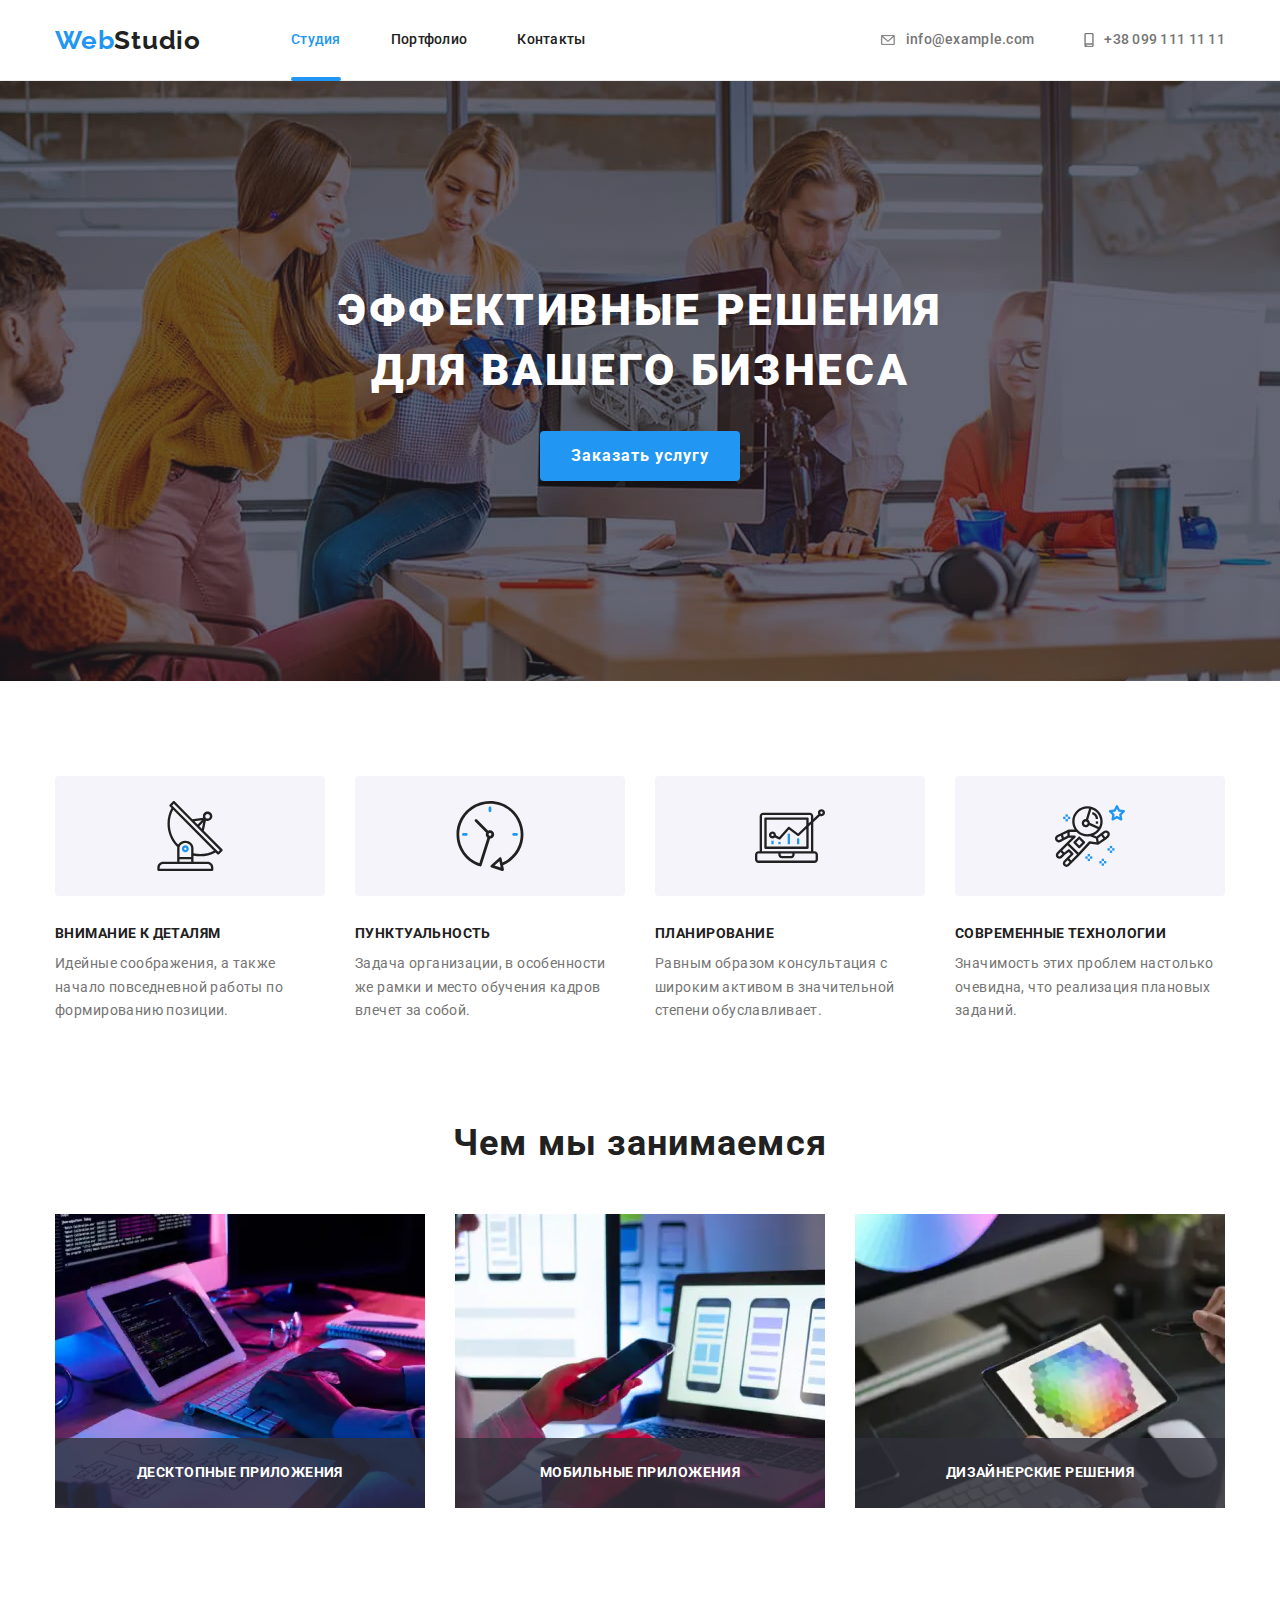
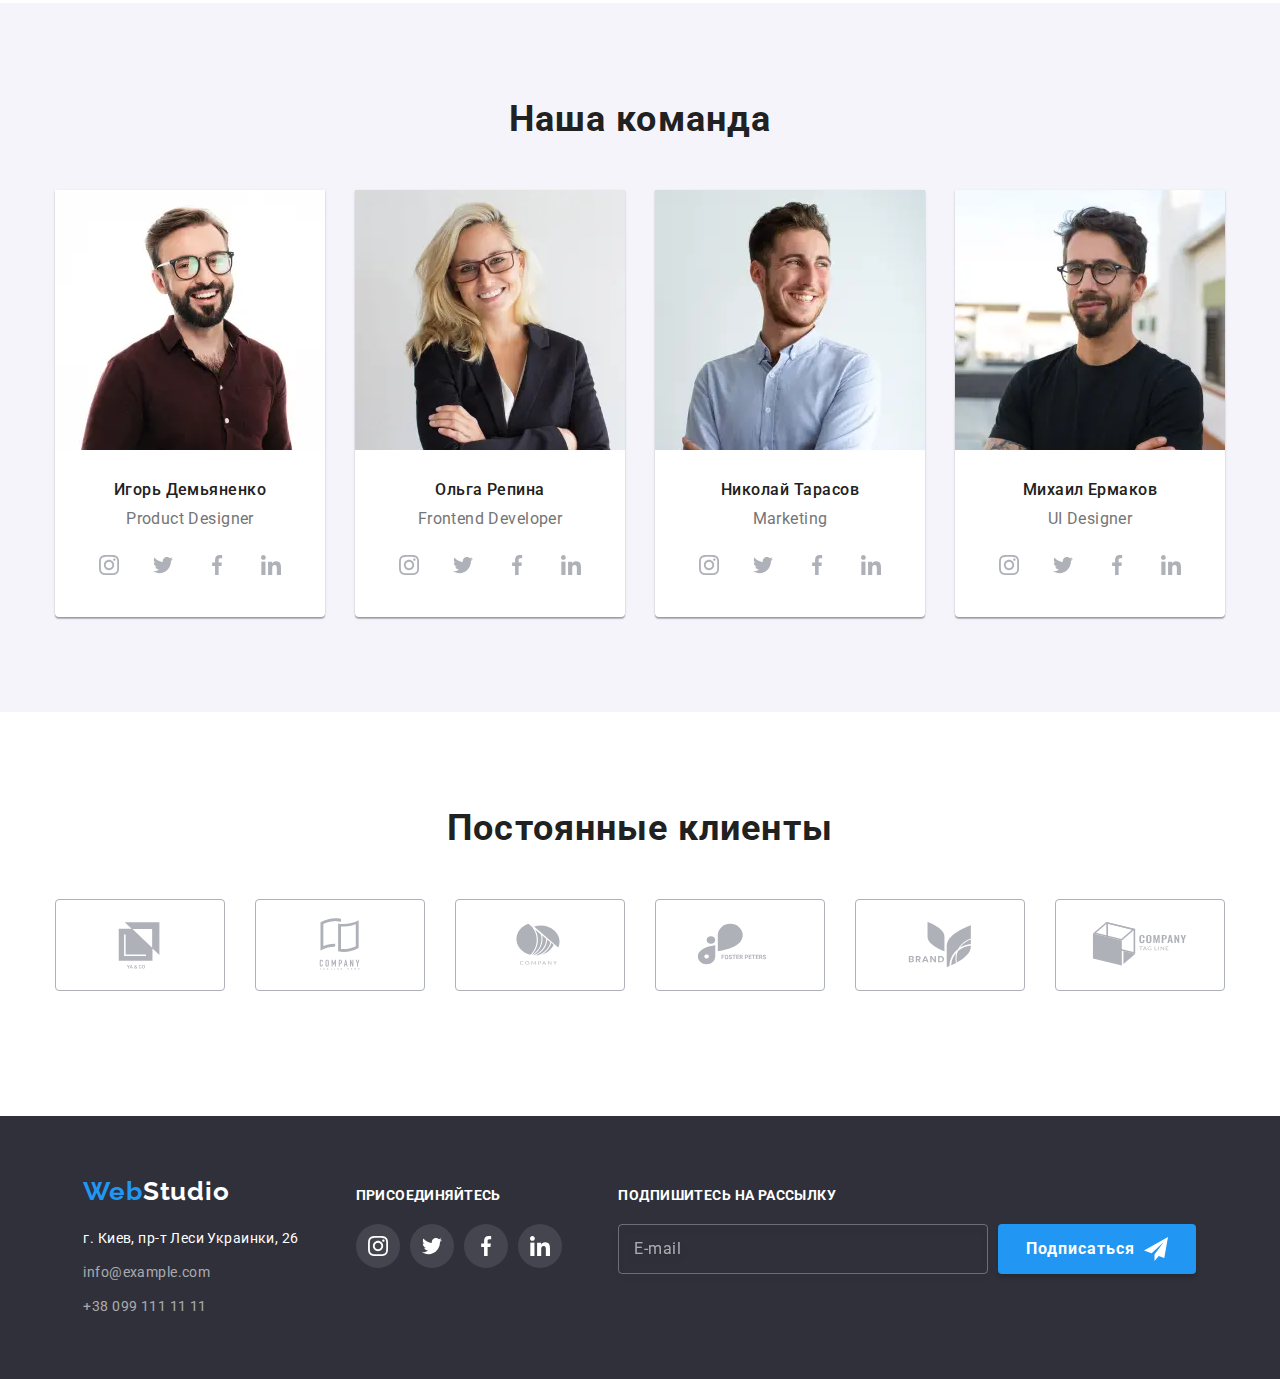
<file: index.html>
<!DOCTYPE html>
<html lang="ru">
<head>
    <meta charset="UTF-8">
    <meta http-equiv="X-UA-Compatible" content="IE=edge">
    <meta name="viewport" content="width=device-width, initial-scale=1.0">
    <title>WebStudio</title>
    <link rel="preconnect" href="https://fonts.gstatic.com">
    <link href="https://fonts.googleapis.com/css2?family=Raleway:wght@700&family=Roboto:wght@400;500;700;900&display=swap" rel="stylesheet">
    <link rel="stylesheet" href="https://cdnjs.cloudflare.com/ajax/libs/modern-normalize/0.2.0/modern-normalize.css">
    <link rel="stylesheet" href="./css/main.min.css" />
</head>
<body>
    <!-- Шапка страницы -->
    <header class="header">
        <div class="container">
            
            <a class="header__logo" href="./index.html"><span class="logo">Web</span>Studio</a>
            <button class="menu-open" data-menu-open>
                <svg width="24px" height="16px">
                    <use class="phoneicon_menu" href="./images/icons/sprite.svg#icon-menu"></use>
                </svg>
            </button>
            
            <nav class="nav">
                <ul class="menu list">
                    <li class="menu__item"><a class="link link--current" href="./index.html">Студия</a></li>
                    <li class="menu__item"><a class="link" href="./portfolio.html">Портфолио</a></li>
                    <li class="menu__item"><a class="link" href="#contacts">Контакты</a></li>
                </ul>
            </nav>
            <div class="contacts">
                <ul class="contacts-list  list">
                    <li class="contacts-list__item">
                        <a class="link contacts-list__link" href="mailto:info@example.com">
                            <svg class="contacts-list__svg" width="16" height="10">
                                <use href="./images/icons/sprite.svg#icon-envelope"></use>
                            </svg>
                            info@example.com
                        </a>
                    </li>
                    <li class="contacts-list__item">
                        <a class="link contacts-list__link" href="tel:+380991111111">
                            <svg class="contacts-list__svg" width="10" height="14">
                                <use href="./images/icons/sprite.svg#icon-smartphone"></use>
                            </svg>
                            +38 099 111 11 11
                        </a>
                    </li>
                </ul>
            </div>
        </div>
        <div class="mobile-menu" data menu>
            <div class="container mobile-menu__container">
                <button class="menu-close" data-menu-close>
                    <svg width="40px" height="40px">
                        <use class="phoneicon_close" href="./images/icons/sprite.svg#icon-close"></use>
                    </svg>
                </button>
                <ul class="list mobile-menu__list">
                    <li><a class="link" href="index.html">Студия</a></li>
                    <li><a class="link" href="portfolio.html">Портфолио</a></li>
                    <li><a class="link" href="">Контакты</a></li>
                </ul>
                <div class="menu-bottom">
                    <ul class="mobile-contacts__list list">
                        <li><a class="menu__number" href="">+38 096 111 11 11</a></li>
                        <li><a class="link" href="">info@devstudio.com </a></li>
                    </ul>
                    <ul class="mobile-social__list list">
                        <li><a class="link" href="">Instagram</a></li>
                        <li><a class="link" href="">Twitter</a></li>
                        <li><a class="link" href="">Facebook</a></li>
                        <li><a class="link" href="">LinkedIn</a></li>
                    </ul>
            </div>
        </div>
    </header>

    <!-- Уникальный контент страницы -->
    <main>
        <section class="hero hero--bg">
            <div class="container">
                <h1 class="hero__title">Эффективные решения для вашего бизнеса</h1>
                <button class="hero__btn" type="button" data-modal-open>Заказать услугу</button>
            </div>
        </section>

        <section class="credo white-bg">
            <h2 class="visually-hidden">Как мы работаем</h2>

            <div class="container">
                <ul class="list card_set credo__list">
                    <li class="item">
                        <div class="credo__ikon">
                            <svg class="credo__svg">
                                <use href="./images/icons/sprite.svg#icon-antenna"></use>
                            </svg>
                        </div>
                        <h3 class="credo__title">Внимание к деталям</h3>
                        <p class="credo__text">Идейные соображения, а также начало повседневной работы по формированию позиции.</p>
                    </li>
                    <li class="item">
                        <div class="credo__ikon">
                            <svg class="credo__svg">
                                <use href="./images/icons/sprite.svg#icon-clock"></use>
                            </svg>
                        </div>
                        <h3 class="credo__title">Пунктуальность</h3>
                        <p class="credo__text">Задача организации, в особенности же рамки и место обучения кадров влечет за собой.</p>
                    </li>
                    <li class="item">
                        <div class="credo__ikon">
                            <svg class="credo__svg">
                                <use href="./images/icons/sprite.svg#icon-diagram"></use>
                            </svg>
                        </div>
                        <h3 class="credo__title">Планирование</h3>
                        <p class="credo__text">Равным образом консультация с широким активом в значительной степени обуславливает.</p>
                    </li>
                    <li class="item">
                        <div class="credo__ikon">
                            <svg class="credo__svg">
                                <use href="./images/icons/sprite.svg#icon-astronaut"></use>
                            </svg>
                        </div>
                        <h3 class="credo__title">Современные технологии</h3>
                        <p class="credo__text">Значимость этих проблем настолько очевидна, что реализация плановых заданий.</p>
                    </li>
                </ul>
            </div>
        </section>

        <section class="work white-bg">
            <div class="container">
                <h2 class="pth2 ">Чем мы занимаемся</h2>
                <ul class="list card_set">
                    <li class="item thumb">
                        <picture>
                        
                            <source media="(min-width: 1200px)" srcset="./images/work/job-1.webp 1x, ./images/work/job-1@2x.webp 2x"
                                type="image/webp">
                            <source media="(min-width: 1200px)" srcset="./images/work/job-1.jpg 1x, ./images/work/job-1@2x.jpg 2x">
                        
                            <img class="img" src="#" alt="Работа с компьютером" />
                        </picture>
                        <p class="label">Десктопные приложения</p>
                    </li>
                    <li class="item thumb">
                        <picture>
                        
                            <source media="(min-width: 1200px)" srcset="./images/work/job-2.webp 1x, ./images/work/job-2@2x.webp 2x"
                                type="image/webp">
                            <source media="(min-width: 1200px)" srcset="./images/work/job-2.jpg 1x, ./images/work/job-2@2x.jpg 2x">
                        
                            <img class="img" src="#" alt="Работа с телефоном" />
                        </picture>
                        <p class="label">Мобильные приложения</p>
                    </li>
                    <li class="item thumb">
                        <picture>
                        
                            <source media="(min-width: 1200px)"
                                srcset="./images/work/job-3.webp 1x, ./images/work/job-3@2x.webp 2x" type="image/webp">
                            <source media="(min-width: 1200px)"
                                srcset="./images/work/job-3.jpg 1x, ./images/work/job-3@2x.jpg 2x">
                        
                            <img class="img" src="#" alt="Работа с планшетом" />
                        </picture>
                        <p class="label">Дизайнерские решения</p>
                    </li>
                </ul>
            </div>
        </section>

        <section class="team team_bg">
            <div class="container">
                <h2 class="pth2">Наша команда</h2>
                <ul class="list team__list card_set">
                    <li class="item team__item">
                        <picture>

                            <source media="(min-width: 1200px)" srcset="./images/team/desktop/team-1.webp 1x, ./images/team/desktop/team-1@2x.webp 2x"
                                type="image/webp">
                            <source media="(min-width: 1200px)" srcset="./images/team/desktop/team-1.jpg 1x, ./images/team/desktop/team-1@2x.jpg 2x">

                            <source media="(min-width: 768px)" srcset="./images/team/tablet/team-1.webp 1x, ./images/team/tablet/team-1@2x.webp 2x"
                                type="image/webp">
                            <source media="(min-width: 768px)" srcset="./images/team/tablet/team-1.jpg 1x, ./images/team/tablet/team-1@2x.jpg 2x">

                            <source media="(min-width: 280px)" srcset="./images/team/mobile/team-1.webp 1x, ./images/team/mobile/team-1@2x.webp 2x"
                                type="image/webp">
                            <source media="(min-width: 280px)" srcset="./images/team/mobile/team-1.jpg 1x, ./images/team/mobile/team-1@2x.jpg 2x">

                            <img class="img" src="#" alt="Игорь Демьяненко" />
                        </picture>
                        <h3 class="pth3_team">Игорь Демьяненко</h3>
                        <p class="p_team">Product Designer</p>
                        <ul class="social_icons list">
                            <li class="social_icons_item">
                                <a href="" class="social_icons_link" target="_blank"  rel="noopener noreferrer">
                                    <svg class="social_icons_svg">
                                        <use href="./images/icons/sprite.svg#icon-instagram"></use>
                                    </svg>
                                </a>
                            </li>
                            <li class="social_icons_item">
                                <a href="" class="social_icons_link" target="_blank"  rel="noopener noreferrer">
                                    <svg class="social_icons_svg">
                                        <use href="./images/icons/sprite.svg#icon-twitter"></use>
                                    </svg>
                                </a>
                            </li>
                            <li class="social_icons_item">
                                <a href="" class="social_icons_link" target="_blank"  rel="noopener noreferrer">
                                    <svg class="social_icons_svg">
                                        <use href="./images/icons/sprite.svg#icon-facebook"></use>
                                    </svg>
                                </a>
                            </li>
                            <li class="social_icons_item">
                                <a href="" class="social_icons_link" target="_blank"  rel="noopener noreferrer">
                                    <svg class="social_icons_svg">
                                        <use href="./images/icons/sprite.svg#icon-linkedin"></use>
                                    </svg>
                                </a>
                            </li>
                        </ul>
                    </li>

                    <li class="item team__item">
                        <picture>

                            <source media="(min-width: 1200px)" srcset="./images/team/desktop/team-2.webp 1x, ./images/team/desktop/team-2@2x.webp 2x"
                                type="image/webp">
                            <source media="(min-width: 1200px)" srcset="./images/team/desktop/team-2.jpg 1x, ./images/team/desktop/team-2@2x.jpg 2x">

                            <source media="(min-width: 768px)" srcset="./images/team/tablet/team-2.webp 1x, ./images/team/tablet/team-2@2x.webp 2x"
                                type="image/webp">
                            <source media="(min-width: 768px)" srcset="./images/team/tablet/team-2.jpg 1x, ./images/team/tablet/team-2@2x.jpg 2x">

                            <source media="(min-width: 280px)" srcset="./images/team/mobile/team-2.webp 1x, ./images/team/mobile/team-2@2x.webp 2x"
                                type="image/webp">
                            <source media="(min-width: 280px)" srcset="./images/team/mobile/team-2.jpg 1x, ./images/team/mobile/team-2@2x.jpg 2x">

                            <img class="img" src="#" alt="Ольга Репина" />
                        </picture>
                        <h3 class="pth3_team">Ольга Репина</h3>
                        <p class="p_team">Frontend Developer</p>
                        <ul class="social_icons list">
                            <li class="social_icons_item">
                                <a href="" class="social_icons_link" target="_blank"  rel="noopener noreferrer">
                                    <svg class="social_icons_svg">
                                        <use href="./images/icons/sprite.svg#icon-instagram"></use>
                                    </svg>
                                </a>
                            </li>
                            <li class="social_icons_item">
                                <a href="" class="social_icons_link" target="_blank"  rel="noopener noreferrer">
                                    <svg class="social_icons_svg">
                                        <use href="./images/icons/sprite.svg#icon-twitter"></use>
                                    </svg>
                                </a>
                            </li>
                            <li class="social_icons_item">
                                <a href="" class="social_icons_link" target="_blank"  rel="noopener noreferrer">
                                    <svg class="social_icons_svg">
                                        <use href="./images/icons/sprite.svg#icon-facebook"></use>
                                    </svg>
                                </a>
                            </li>
                            <li class="social_icons_item">
                                <a href="" class="social_icons_link" target="_blank"  rel="noopener noreferrer">
                                    <svg class="social_icons_svg">
                                        <use href="./images/icons/sprite.svg#icon-linkedin"></use>
                                    </svg>
                                </a>
                            </li>
                        </ul>
                    </li>
                    <li class="item team__item">
                        <picture>
                        
                            <source media="(min-width: 1200px)"
                                srcset="./images/team/desktop/team-3.webp 1x, ./images/team/desktop/team-3@2x.webp 2x" type="image/webp">
                            <source media="(min-width: 1200px)"
                                srcset="./images/team/desktop/team-3.jpg 1x, ./images/team/desktop/team-3@2x.jpg 2x">
                        
                            <source media="(min-width: 768px)"
                                srcset="./images/team/tablet/team-3.webp 1x, ./images/team/tablet/team-3@2x.webp 2x" type="image/webp">
                            <source media="(min-width: 768px)"
                                srcset="./images/team/tablet/team-3.jpg 1x, ./images/team/tablet/team-3@2x.jpg 2x">
                        
                            <source media="(min-width: 280px)"
                                srcset="./images/team/mobile/team-3.webp 1x, ./images/team/mobile/team-3@2x.webp 2x" type="image/webp">
                            <source media="(min-width: 280px)"
                                srcset="./images/team/mobile/team-3.jpg 1x, ./images/team/mobile/team-3@2x.jpg 2x">
                        
                            <img class="img" src="#" alt="Николай Тарасов" />
                        </picture>
                        <h3 class="pth3_team">Николай Тарасов</h3>
                        <p class="p_team">Marketing</p>
                        <ul class="social_icons list">
                            <li class="social_icons_item">
                                <a href="" class="social_icons_link" target="_blank"  rel="noopener noreferrer">
                                    <svg class="social_icons_svg">
                                        <use href="./images/icons/sprite.svg#icon-instagram"></use>
                                    </svg>
                                </a>
                            </li>
                            <li class="social_icons_item">
                                <a href="" class="social_icons_link" target="_blank"  rel="noopener noreferrer">
                                    <svg class="social_icons_svg">
                                        <use href="./images/icons/sprite.svg#icon-twitter"></use>
                                    </svg>
                                </a>
                            </li>
                            <li class="social_icons_item">
                                <a href="" class="social_icons_link" target="_blank"  rel="noopener noreferrer">
                                    <svg class="social_icons_svg">
                                        <use href="./images/icons/sprite.svg#icon-facebook"></use>
                                    </svg>
                                </a>
                            </li>
                            <li class="social_icons_item">
                                <a href="" class="social_icons_link" target="_blank"  rel="noopener noreferrer">
                                    <svg class="social_icons_svg">
                                        <use href="./images/icons/sprite.svg#icon-linkedin"></use>
                                    </svg>
                                </a>
                            </li>
                        </ul>
                    </li>
                    <li class="item team__item">
                        <picture>
                        
                            <source media="(min-width: 1200px)"
                                srcset="./images/team/desktop/team-4.webp 1x, ./images/team/desktop/team-4@2x.webp 2x" type="image/webp">
                            <source media="(min-width: 1200px)"
                                srcset="./images/team/desktop/team-4.jpg 1x, ./images/team/desktop/team-4@2x.jpg 2x">
                        
                            <source media="(min-width: 768px)"
                                srcset="./images/team/tablet/team-4.webp 1x, ./images/team/tablet/team-4@2x.webp 2x" type="image/webp">
                            <source media="(min-width: 768px)"
                                srcset="./images/team/tablet/team-4.jpg 1x, ./images/team/tablet/team-4@2x.jpg 2x">
                        
                            <source media="(min-width: 280px)"
                                srcset="./images/team/mobile/team-4.webp 1x, ./images/team/mobile/team-4@2x.webp 2x" type="image/webp">
                            <source media="(min-width: 280px)"
                                srcset="./images/team/mobile/team-4.jpg 1x, ./images/team/mobile/team-4@2x.jpg 2x">
                        
                            <img class="img" src="#" alt="Михаил Ермаков" />
                        </picture>
                        <h3 class="pth3_team">Михаил Ермаков</h3>
                        <p class="p_team">UI Designer</p>
                        <ul class="social_icons list">
                            <li class="social_icons_item">
                                <a href="" class="social_icons_link" target="_blank"  rel="noopener noreferrer">
                                    <svg class="social_icons_svg">
                                        <use href="./images/icons/sprite.svg#icon-instagram "></use>
                                    </svg>
                                </a>
                            </li>
                            <li class="social_icons_item">
                                <a href="" class="social_icons_link" target="_blank"  rel="noopener noreferrer">
                                    <svg class="social_icons_svg">
                                        <use href="./images/icons/sprite.svg#icon-twitter"></use>
                                    </svg>
                                </a>
                            </li>
                            <li class="social_icons_item">
                                <a href="" class="social_icons_link" target="_blank"  rel="noopener noreferrer">
                                    <svg class="social_icons_svg">
                                        <use href="./images/icons/sprite.svg#icon-facebook"></use>
                                    </svg>
                                </a>
                            </li>
                            <li class="social_icons_item">
                                <a href="" class="social_icons_link" target="_blank"  rel="noopener noreferrer">
                                    <svg class="social_icons_svg">
                                        <use href="./images/icons/sprite.svg#icon-linkedin"></use>
                                    </svg>
                                </a>
                            </li>
                        </ul>
                    </li>
                </ul>
            </div>
        </section>

         <section class="clients white-bg">
            <div class="container">
                <h2 class="pth2">Постоянные клиенты</h2>
                <ul class="client_icon card_set list">
                    <li class="client_item item">
                        <a href="" class="client_icons_link" target="_blank" rel="noopener noreferrer">
                            <svg class="client_icons_svg" width="106" height="60">
                                <use href="./images/icons/sprite.svg#icon-c1"></use>
                            </svg>
                        </a>
                    </li>
                    <li class="client_item item">
                        <a href="" class="client_icons_link" target="_blank" rel="noopener noreferrer">
                            <svg class="client_icons_svg" width="106" height="60">
                                <use href="./images/icons/sprite.svg#icon-c2"></use>
                            </svg>
                        </a>
                    </li>
                    <li class="client_item item">
                        <a href="" class="client_icons_link" target="_blank" rel="noopener noreferrer">
                            <svg class="client_icons_svg" width="106" height="60">
                                <use href="./images/icons/sprite.svg#icon-c3"></use>
                            </svg>
                        </a>
                    </li>
                    <li class="client_item item">
                        <a href="" class="client_icons_link" target="_blank" rel="noopener noreferrer">
                            <svg class="client_icons_svg" width="106" height="60">
                                <use href="./images/icons/sprite.svg#icon-c4"></use>
                            </svg>
                        </a>
                    </li>
                    <li class="client_item item">
                        <a href="" class="client_icons_link" target="_blank" rel="noopener noreferrer">
                            <svg class="client_icons_svg" width="106" height="60">
                                <use href="./images/icons/sprite.svg#icon-c5"></use>
                            </svg>
                        </a>
                    </li>
                    <li class="client_item item">
                        <a href="" class="client_icons_link" target="_blank" rel="noopener noreferrer">
                            <svg class="client_icons_svg" width="106" height="60">
                                <use href="./images/icons/sprite.svg#icon-c6"></use>
                            </svg>
                        </a>
                    </li>
        
                </ul>
            </div>
        </section>
    </main>

    <!-- Подвал страницы -->
    <footer class="foot_cont dark_bg">
        <div class="container">
            <ul class="footer_list list">
                <li class="footer_list_item">
                    <a class="logo_f" href="./index.html"><span class="logo">Web</span>Studio</a>
                    
                    <address class="address">
                        <ul class="list">
                            <li class="menu_f"><a class="link address_white" href="https://goo.gl/maps/WUmFvbnY2nkJRH4h6" target="_blank">г. Киев, пр-т Леси Украинки, 26</a></li>
                            <li class="menu_f"><a class="link address_light" href="mailto:info@example.com">info@example.com</a></li>
                            <li class="menu_f"><a class="link address_light" href="tel:+380991111111">+38 099 111 11 11</a></li>
                        </ul>
                    </address>
                </li>
                <li class="footer_list_item">
                    <h3 class="add">присоединяйтесь</h3>
                    <ul class="social_icons list">
                        <li class="social_icons_item">
                            <a href="" class="f_social_icons_link" target="_blank" rel="noopener noreferrer">
                                <svg class="f_social_icons_svg">
                                    <use href="./images/icons/sprite.svg#icon-instagram "></use>
                                </svg>
                            </a>
                        </li>
                        <li class="social_icons_item">
                            <a href="" class="f_social_icons_link" target="_blank" rel="noopener noreferrer">
                                <svg class="f_social_icons_svg">
                                    <use href="./images/icons/sprite.svg#icon-twitter"></use>
                                </svg>
                            </a>
                        </li>
                        <li class="social_icons_item">
                            <a href="" class="f_social_icons_link" target="_blank" rel="noopener noreferrer">
                                <svg class="f_social_icons_svg">
                                    <use href="./images/icons/sprite.svg#icon-facebook"></use>
                                </svg>
                            </a>
                        </li>
                        <li class="social_icons_item">
                            <a href="" class="f_social_icons_link" target="_blank" rel="noopener noreferrer">
                                <svg class="f_social_icons_svg">
                                    <use href="./images/icons/sprite.svg#icon-linkedin"></use>
                                </svg>
                            </a>
                        </li>
                    </ul>
                </li>
                <li>
                    <h3 class="add">Подпишитесь на рассылку</h3>
                    <form class="form">
                        <input type="email" class="mailing" name="mailing_name" placeholder="E-mail" autocomplete="off">
                        <button class="btn2" type="submit">Подписаться
                            <svg class="telega_icons_svg">
                                <use href="./images/icons/sprite.svg#icon-icon-send"></use>
                            </svg>
                        </button>
                    </form>
                </li>
            </ul>
        </div>
    </footer>

    <div class="backdrop is-hidden" data-modal>
        <div class="modal">
            <button class="btn_m_close" data-modal-close>
                <svg class="close_icons_svg">
                    <use href="./images/icons/sprite.svg#icon-close"></use>
                </svg>
            </button>
            <p class="modal_title">Оставьте свои данные, мы вам перезвоним</p>
            <form class="form_footer">
                <label for="username" class="modal_label">
                    Имя
                    <span class="modal_item">
                        <input type="text" class="modal_input" pattern="^[a-zA-ZА-Яа-яЁё\s]+$" id="username">
                        <svg class="modal_icons_svg">
                            <use href="./images/icons/sprite.svg#icon-person"></use>
                        </svg>
                    </span>
                </label>
                <label for="telname" class="modal_label">
                    Телефон
                    <span class="modal_item">
                        <input type="tel" class="modal_input" pattern="[0-9]{10}" id="telname">
                        <svg class="modal_icons_svg">
                            <use href="./images/icons/sprite.svg#icon-phone"></use>
                        </svg>
                    </span> 
                </label>
                <label for="emailname" class="modal_label">
                    Почта
                    <span class="modal_item">
                        <input type="email" class="modal_input" id="emailname">
                        <svg class="modal_icons_svg">
                            <use href="./images/icons/sprite.svg#icon-email"></use>
                        </svg>
                    </span>
                </label>
                <label for="commentname" class="modal_label_text">
                    <span class="modal_textarea_span">Комментарий</span> 
                    <textarea name="comment" id="commentname"  class="modal_textarea" placeholder="Введите текст"></textarea>
                </label>
                <input type="checkbox" class="checkbox visually-hidden" id="checkboxname">
                <label for="checkboxname" class="checkbox_label">
                    Соглашаюсь с рассылкой и принимаю <a href="#" class="checkbox_link">Условия договора</a>
                </label>
                <button type="submit" class="btn3">Отправить</button>
            </form>
    </div>
    </div>
    
    <script src="./js/modal.js"></script>
    <script src="./js/menu.js"></script>
</body>
</html>
</file>
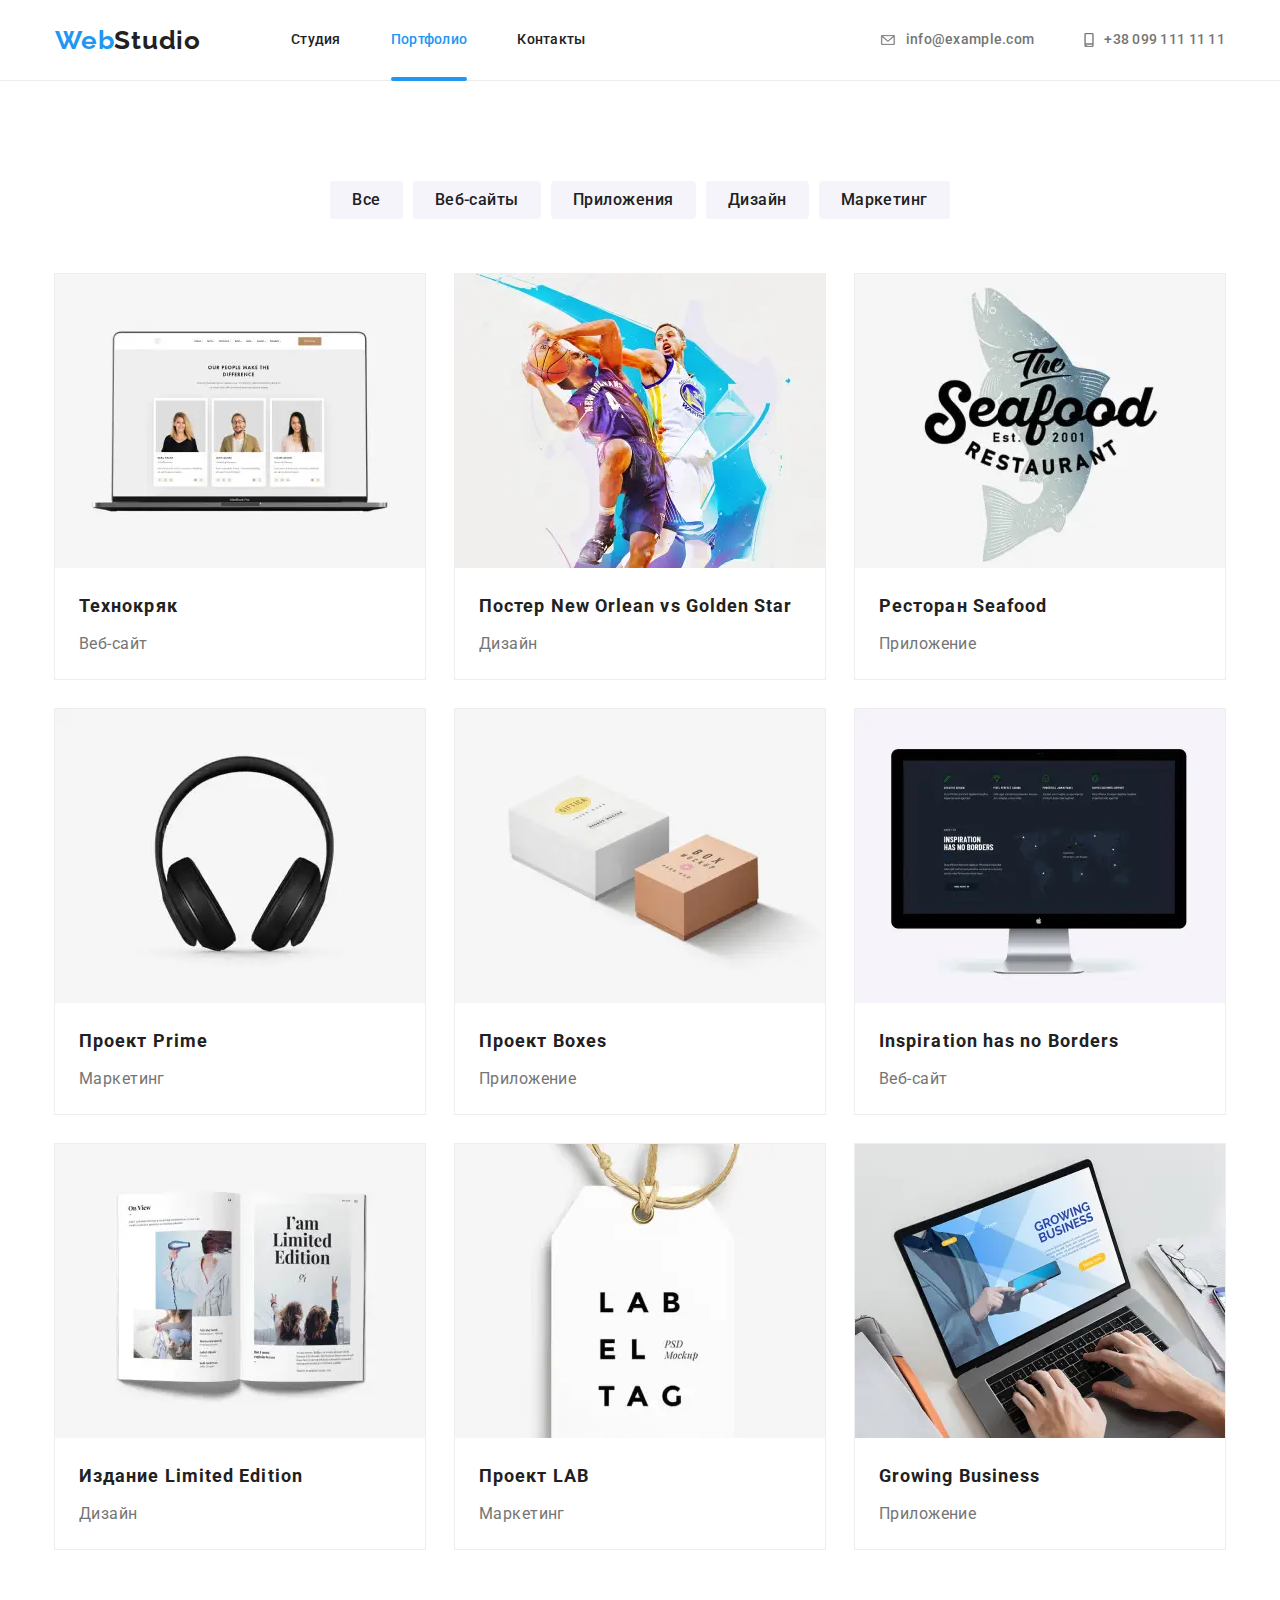
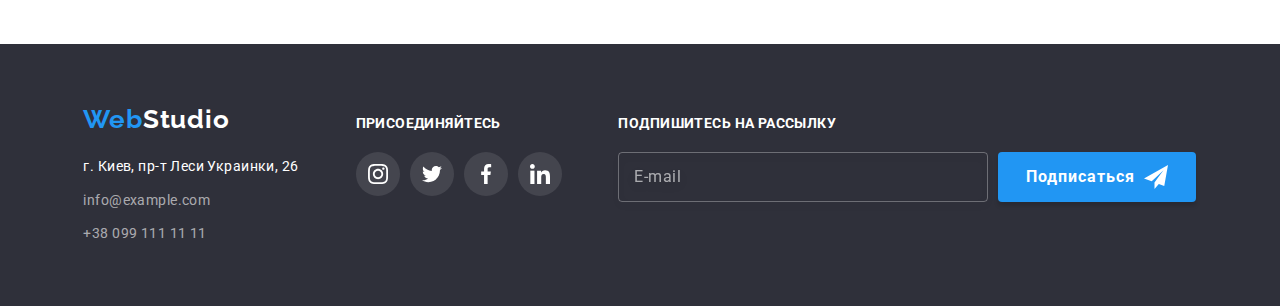
<file: portfolio.html>
<!DOCTYPE html>
<html lang="ru">
<head>
    <meta charset="UTF-8">
    <meta http-equiv="X-UA-Compatible" content="IE=edge">
    <meta name="viewport" content="width=device-width, initial-scale=1.0">
    <title>Portfolio</title>
    <link rel="preconnect" href="https://fonts.gstatic.com">
    <link href="https://fonts.googleapis.com/css2?family=Raleway:wght@700&family=Roboto:wght@400;500;700;900&display=swap" rel="stylesheet">
    <link rel="stylesheet" href="https://cdnjs.cloudflare.com/ajax/libs/modern-normalize/1.0.0/modern-normalize.css">
    <link rel="stylesheet" href="./css/main.min.css" />
</head>
<body>
    <!-- Шапка страницы -->
    <header class="header">
        <div class="container">
    
            <a class="header__logo" href="./index.html"><span class="logo">Web</span>Studio</a>
            <button class="menu-open" data-menu-open>
                <svg width="24px" height="16px">
                    <use class="phoneicon_menu" href="./images/icons/sprite.svg#icon-menu"></use>
                </svg>
            </button>
    
            <nav class="nav">
                <ul class="menu list">
                    <li class="menu__item"><a class="link" href="./index.html">Студия</a></li>
                    <li class="menu__item"><a class="link link--current" href="./portfolio.html">Портфолио</a></li>
                    <li class="menu__item"><a class="link" href="#contacts">Контакты</a></li>
                </ul>
            </nav>
            <div class="contacts">
                <ul class="contacts-list  list">
                    <li class="contacts-list__item">
                        <a class="link contacts-list__link" href="mailto:info@example.com">
                            <svg class="contacts-list__svg" width="16" height="10">
                                <use href="./images/icons/sprite.svg#icon-envelope"></use>
                            </svg>
                            info@example.com
                        </a>
                    </li>
                    <li class="contacts-list__item">
                        <a class="link contacts-list__link" href="tel:+380991111111">
                            <svg class="contacts-list__svg" width="10" height="14">
                                <use href="./images/icons/sprite.svg#icon-smartphone"></use>
                            </svg>
                            +38 099 111 11 11
                        </a>
                    </li>
                </ul>
            </div>
        </div>
        <div class="mobile-menu">
            <div class="container mobile-menu__container">
                <button class="menu-close">
                    <svg width="40px" height="40px">
                        <use class="phoneicon_close" href="./images/icons/sprite.svg#icon-close"></use>
                    </svg>
                </button>
                <ul class="list mobile-menu__list">
                    <li><a class="link" href="index.html">Студия</a></li>
                    <li><a class="link" href="portfolio.html">Портфолио</a></li>
                    <li><a class="link" href="">Контакты</a></li>
                </ul>
                <div class="menu-bottom">
                    <ul class="mobile-contacts__list list">
                        <li><a class="menu__number" href="">+38 096 111 11 11</a></li>
                        <li><a class="link" href="">info@devstudio.com </a></li>
                    </ul>
                    <ul class="mobile-social__list list">
                        <li><a class="link" href="">Instagram</a></li>
                        <li><a class="link" href="">Twitter</a></li>
                        <li><a class="link" href="">Facebook</a></li>
                        <li><a class="link" href="">LinkedIn</a></li>
                    </ul>
                </div>
            </div>
    </header>

    
    <!-- Уникальный контент страницы -->
    <main>
        <section class="padding-bottom padding-top white_bg">
            <div class="container">
                <h2 class="visually-hidden">Портфолио</h2>
                <ul class="menu_portfolio list">
                    <li class="menu_p_item"><button class="btn1 current" type="button">Все</button></li>
                    <li class="menu_p_item"><button class="btn1" type="button">Веб-сайты</button></li>
                    <li class="menu_p_item"><button class="btn1" type="button">Приложения</button></li>
                    <li class="menu_p_item"><button class="btn1" type="button">Дизайн</button></li>
                    <li class="menu_p_item"><button class="btn1" type="button">Маркетинг</button></li>
                </ul>
            </div>
            <div class="container">
                <ul class=" list card_set portfolio__list">
                    <li class="item li_portfolio">
                        <a href="" class="portfolio_link">
                            <div class="thumb">
                                <picture>
                                
                                    <source media="(min-width: 1200px)"
                                        srcset="./images/portfolio/desktop/portf-1.webp 1x, ./images/portfolio/desktop/portf-1@2x.webp 2x" type="image/webp">
                                    <source media="(min-width: 1200px)"
                                        srcset="./images/portfolio/desktop/portf-1.jpg 1x, ./images/portfolio/desktop/portf-1@2x.jpg 2x">
                                
                                    <source media="(min-width: 768px)"
                                        srcset="./images/portfolio/tablet/portf-1.webp 1x, ./images/portfolio/tablet/portf-1@2x.webp 2x" type="image/webp">
                                    <source media="(min-width: 768px)"
                                        srcset="./images/portfolio/tablet/portf-1.jpg 1x, ./images/portfolio/tablet/portf-1@2x.jpg 2x">
                                
                                    <source media="(min-width: 280px)"
                                        srcset="./images/portfolio/mobile/portf-1.webp 1x, ./images/portfolio/mobile/portf-1@2x.webp 2x" type="image/webp">
                                    <source media="(min-width: 280px)"
                                        srcset="./images/portfolio/mobile/portf-1.jpg 1x, ./images/portfolio/mobile/portf-1@2x.jpg 2x">
                                
                                    <img class="img" src="#" alt="ноутбук" />
                                </picture>
                                <div class="label_p">
                                    <p class="pp">
                                        Технокряк это современная площадка распространения коронавируса. Компании используют эту платформу
                                        для цифрового шпионажа и атак на защищённые сервера конкурентов.
                                    </p>
                                </div>
                            </div>
                            <h3 class="pth3_filter">Технокряк</h3>
                            <p class="p_filter">Веб-сайт</p>
                        </a>
                    </li>
                    <li class="item li_portfolio">
                        <a href="" class="portfolio_link">
                            <div class="thumb">
                                <picture>
                                
                                    <source media="(min-width: 1200px)"
                                        srcset="./images/portfolio/desktop/portf-2.webp 1x, ./images/portfolio/desktop/portf-2@2x.webp 2x"
                                        type="image/webp">
                                    <source media="(min-width: 1200px)"
                                        srcset="./images/portfolio/desktop/portf-2.jpg 1x, ./images/portfolio/desktop/portf-2@2x.jpg 2x">
                                
                                    <source media="(min-width: 768px)"
                                        srcset="./images/portfolio/tablet/portf-2.webp 1x, ./images/portfolio/tablet/portf-2@2x.webp 2x"
                                        type="image/webp">
                                    <source media="(min-width: 768px)"
                                        srcset="./images/portfolio/tablet/portf-2.jpg 1x, ./images/portfolio/tablet/portf-2@2x.jpg 2x">
                                
                                    <source media="(min-width: 280px)"
                                        srcset="./images/portfolio/mobile/portf-2.webp 1x, ./images/portfolio/mobile/portf-2@2x.webp 2x"
                                        type="image/webp">
                                    <source media="(min-width: 280px)"
                                        srcset="./images/portfolio/mobile/portf-2.jpg 1x, ./images/portfolio/mobile/portf-2@2x.jpg 2x">
                                
                                    <img class="img" src="#" alt="ноутбук" />
                                </picture>
                                <div class="label_p">
                                    <p class="pp">
                                        Постер New Orlean vs Golden Star
                                    </p>
                                </div>
                            </div>
                            <h3 class="pth3_filter">Постер New Orlean vs Golden Star</h3>
                            <p class="p_filter">Дизайн</p>
                        </a>
                    </li>
                    <li class="item li_portfolio">
                        <a href="" class="portfolio_link">
                            <div class="thumb">
                                <picture>
                                
                                    <source media="(min-width: 1200px)"
                                        srcset="./images/portfolio/desktop/portf-3.webp 1x, ./images/portfolio/desktop/portf-3@2x.webp 2x"
                                        type="image/webp">
                                    <source media="(min-width: 1200px)"
                                        srcset="./images/portfolio/desktop/portf-3.jpg 1x, ./images/portfolio/desktop/portf-3@2x.jpg 2x">
                                
                                    <source media="(min-width: 768px)"
                                        srcset="./images/portfolio/tablet/portf-3.webp 1x, ./images/portfolio/tablet/portf-3@2x.webp 2x"
                                        type="image/webp">
                                    <source media="(min-width: 768px)"
                                        srcset="./images/portfolio/tablet/portf-3.jpg 1x, ./images/portfolio/tablet/portf-3@2x.jpg 2x">
                                
                                    <source media="(min-width: 280px)"
                                        srcset="./images/portfolio/mobile/portf-3.webp 1x, ./images/portfolio/mobile/portf-3@2x.webp 2x"
                                        type="image/webp">
                                    <source media="(min-width: 280px)"
                                        srcset="./images/portfolio/mobile/portf-3.jpg 1x, ./images/portfolio/mobile/portf-3@2x.jpg 2x">
                                
                                    <img class="img" src="#" alt="ноутбук" />
                                </picture>
                                <div class="label_p">
                                    <p class="pp">
                                        Ресторан Seafood
                                    </p>
                                </div>
                            </div>
                            <h3 class="pth3_filter">Ресторан Seafood</h3>
                            <p class="p_filter">Приложение</p>
                        </a>
                    </li>
                    <li class="item li_portfolio">
                        <a href="" class="portfolio_link">
                            <div class="thumb">
                                <picture>
                                
                                    <source media="(min-width: 1200px)"
                                        srcset="./images/portfolio/desktop/portf-4.webp 1x, ./images/portfolio/desktop/portf-4@2x.webp 2x"
                                        type="image/webp">
                                    <source media="(min-width: 1200px)"
                                        srcset="./images/portfolio/desktop/portf-4.jpg 1x, ./images/portfolio/desktop/portf-4@2x.jpg 2x">
                                
                                    <source media="(min-width: 768px)"
                                        srcset="./images/portfolio/tablet/portf-4.webp 1x, ./images/portfolio/tablet/portf-4@2x.webp 2x"
                                        type="image/webp">
                                    <source media="(min-width: 768px)"
                                        srcset="./images/portfolio/tablet/portf-4.jpg 1x, ./images/portfolio/tablet/portf-4@2x.jpg 2x">
                                
                                    <source media="(min-width: 280px)"
                                        srcset="./images/portfolio/mobile/portf-4.webp 1x, ./images/portfolio/mobile/portf-4@2x.webp 2x"
                                        type="image/webp">
                                    <source media="(min-width: 280px)"
                                        srcset="./images/portfolio/mobile/portf-4.jpg 1x, ./images/portfolio/mobile/portf-4@2x.jpg 2x">
                                
                                    <img class="img" src="#" alt="ноутбук" />
                                </picture>
                                <div class="label_p">
                                    <p class="pp">
                                        Проект Prime
                                    </p>
                                </div>
                            </div>
                            <h3 class="pth3_filter">Проект Prime</h3>
                            <p class="p_filter">Маркетинг</p>
                        </a>
                    </li>
                    <li class="item li_portfolio">
                        <a href="" class="portfolio_link">
                            <div class="thumb">
                                <picture>
                                
                                    <source media="(min-width: 1200px)"
                                        srcset="./images/portfolio/desktop/portf-5.webp 1x, ./images/portfolio/desktop/portf-5@2x.webp 2x"
                                        type="image/webp">
                                    <source media="(min-width: 1200px)"
                                        srcset="./images/portfolio/desktop/portf-5.jpg 1x, ./images/portfolio/desktop/portf-5@2x.jpg 2x">
                                
                                    <source media="(min-width: 768px)"
                                        srcset="./images/portfolio/tablet/portf-5.webp 1x, ./images/portfolio/tablet/portf-5@2x.webp 2x"
                                        type="image/webp">
                                    <source media="(min-width: 768px)"
                                        srcset="./images/portfolio/tablet/portf-5.jpg 1x, ./images/portfolio/tablet/portf-5@2x.jpg 2x">
                                
                                    <source media="(min-width: 280px)"
                                        srcset="./images/portfolio/mobile/portf-5.webp 1x, ./images/portfolio/mobile/portf-5@2x.webp 2x"
                                        type="image/webp">
                                    <source media="(min-width: 280px)"
                                        srcset="./images/portfolio/mobile/portf-5.jpg 1x, ./images/portfolio/mobile/portf-5@2x.jpg 2x">
                                
                                    <img class="img" src="#" alt="ноутбук" />
                                </picture>
                                <div class="label_p">
                                    <p class="pp">
                                        Проект Boxes
                                    </p>
                                </div>
                            </div>
                            <h3 class="pth3_filter">Проект Boxes</h3>
                            <p class="p_filter">Приложение</p>
                        </a>
                    </li>
                    <li class="item li_portfolio">
                        <a href="" class="portfolio_link">
                            <div class="thumb">
                                <picture>
                                
                                    <source media="(min-width: 1200px)"
                                        srcset="./images/portfolio/desktop/portf-6.webp 1x, ./images/portfolio/desktop/portf-6@2x.webp 2x"
                                        type="image/webp">
                                    <source media="(min-width: 1200px)"
                                        srcset="./images/portfolio/desktop/portf-6.jpg 1x, ./images/portfolio/desktop/portf-6@2x.jpg 2x">
                                
                                    <source media="(min-width: 768px)"
                                        srcset="./images/portfolio/tablet/portf-6.webp 1x, ./images/portfolio/tablet/portf-6@2x.webp 2x"
                                        type="image/webp">
                                    <source media="(min-width: 768px)"
                                        srcset="./images/portfolio/tablet/portf-6.jpg 1x, ./images/portfolio/tablet/portf-6@2x.jpg 2x">
                                
                                    <source media="(min-width: 280px)"
                                        srcset="./images/portfolio/mobile/portf-6.webp 1x, ./images/portfolio/mobile/portf-6@2x.webp 2x"
                                        type="image/webp">
                                    <source media="(min-width: 280px)"
                                        srcset="./images/portfolio/mobile/portf-6.jpg 1x, ./images/portfolio/mobile/portf-6@2x.jpg 2x">
                                
                                    <img class="img" src="#" alt="ноутбук" />
                                </picture>
                                <div class="label_p">
                                    <p class="pp">
                                        Inspiration has no Borders
                                    </p>
                                </div>
                            </div>
                            <h3 class="pth3_filter">Inspiration has no Borders</h3>
                            <p class="p_filter">Веб-сайт</p>
                        </a>
                    </li>
                    <li class="item li_portfolio">
                        <a href="" class="portfolio_link">
                            <div class="thumb">
                                <picture>
                                
                                    <source media="(min-width: 1200px)"
                                        srcset="./images/portfolio/desktop/portf-7.webp 1x, ./images/portfolio/desktop/portf-7@2x.webp 2x"
                                        type="image/webp">
                                    <source media="(min-width: 1200px)"
                                        srcset="./images/portfolio/desktop/portf-7.jpg 1x, ./images/portfolio/desktop/portf-7@2x.jpg 2x">
                                
                                    <source media="(min-width: 768px)"
                                        srcset="./images/portfolio/tablet/portf-7.webp 1x, ./images/portfolio/tablet/portf-7@2x.webp 2x"
                                        type="image/webp">
                                    <source media="(min-width: 768px)"
                                        srcset="./images/portfolio/tablet/portf-7.jpg 1x, ./images/portfolio/tablet/portf-7@2x.jpg 2x">
                                
                                    <source media="(min-width: 280px)"
                                        srcset="./images/portfolio/mobile/portf-7.webp 1x, ./images/portfolio/mobile/portf-7@2x.webp 2x"
                                        type="image/webp">
                                    <source media="(min-width: 280px)"
                                        srcset="./images/portfolio/mobile/portf-7.jpg 1x, ./images/portfolio/mobile/portf-7@2x.jpg 2x">
                                
                                    <img class="img" src="#" alt="ноутбук" />
                                </picture>
                                <div class="label_p">
                                    <p class="pp">
                                        Издание Limited Edition
                                    </p>
                                </div>
                            </div>
                            <h3 class="pth3_filter">Издание Limited Edition</h3>
                            <p class="p_filter">Дизайн</p>
                        </a>
                    </li>
                    <li class="item li_portfolio">
                        <a href="" class="portfolio_link">
                            <div class="thumb">
                                <picture>
                                
                                    <source media="(min-width: 1200px)"
                                        srcset="./images/portfolio/desktop/portf-8.webp 1x, ./images/portfolio/desktop/portf-8@2x.webp 2x"
                                        type="image/webp">
                                    <source media="(min-width: 1200px)"
                                        srcset="./images/portfolio/desktop/portf-8.jpg 1x, ./images/portfolio/desktop/portf-8@2x.jpg 2x">
                                
                                    <source media="(min-width: 768px)"
                                        srcset="./images/portfolio/tablet/portf-8.webp 1x, ./images/portfolio/tablet/portf-8@2x.webp 2x"
                                        type="image/webp">
                                    <source media="(min-width: 768px)"
                                        srcset="./images/portfolio/tablet/portf-8.jpg 1x, ./images/portfolio/tablet/portf-8@2x.jpg 2x">
                                
                                    <source media="(min-width: 280px)"
                                        srcset="./images/portfolio/mobile/portf-8.webp 1x, ./images/portfolio/mobile/portf-8@2x.webp 2x"
                                        type="image/webp">
                                    <source media="(min-width: 280px)"
                                        srcset="./images/portfolio/mobile/portf-8.jpg 1x, ./images/portfolio/mobile/portf-8@2x.jpg 2x">
                                
                                    <img class="img" src="#" alt="ноутбук" />
                                </picture>
                                <div class="label_p">
                                    <p class="pp">
                                        Проект LAB
                                    </p>
                                </div>
                            </div>
                            <h3 class="pth3_filter">Проект LAB</h3>
                            <p class="p_filter">Маркетинг</p>
                        </a>
                    </li>
                    <li class="item li_portfolio">
                        <a href="" class="portfolio_link">
                            <div class="thumb">
                                <picture>
                                
                                    <source media="(min-width: 1200px)"
                                        srcset="./images/portfolio/desktop/portf-9.webp 1x, ./images/portfolio/desktop/portf-9@2x.webp 2x"
                                        type="image/webp">
                                    <source media="(min-width: 1200px)"
                                        srcset="./images/portfolio/desktop/portf-9.jpg 1x, ./images/portfolio/desktop/portf-9@2x.jpg 2x">
                                
                                    <source media="(min-width: 768px)"
                                        srcset="./images/portfolio/tablet/portf-9.webp 1x, ./images/portfolio/tablet/portf-9@2x.webp 2x"
                                        type="image/webp">
                                    <source media="(min-width: 768px)"
                                        srcset="./images/portfolio/tablet/portf-9.jpg 1x, ./images/portfolio/tablet/portf-9@2x.jpg 2x">
                                
                                    <source media="(min-width: 280px)"
                                        srcset="./images/portfolio/mobile/portf-9.webp 1x, ./images/portfolio/mobile/portf-9@2x.webp 2x"
                                        type="image/webp">
                                    <source media="(min-width: 280px)"
                                        srcset="./images/portfolio/mobile/portf-9.jpg 1x, ./images/portfolio/mobile/portf-9@2x.jpg 2x">
                                
                                    <img class="img" src="#" alt="ноутбук" />
                                </picture>
                                <div class="label_p">
                                    <p class="pp">
                                        Growing Business
                                    </p>
                                </div>
                            </div>
                            <h3 class="pth3_filter">Growing Business</h3>
                            <p class="p_filter">Приложение</p>
                        </a>
                    </li>
                
                   
                </ul>
            </div>
        </section>
    </main>
    
    <!-- Подвал страницы -->
    <footer class="foot_cont dark_bg">
        <div class="container">
            <ul class="footer_list list">
                <li>
                    <a class="logo_f" href="./index.html"><span class="logo">Web</span>Studio</a>
                    
                    <address class="address">
                        <ul class="list">
                            <li class="menu_f"><a class="link address_white" href="https://goo.gl/maps/WUmFvbnY2nkJRH4h6"
                                    target="_blank
                                            ">г. Киев, пр-т Леси Украинки, 26</a></li>
                            <li class="menu_f"><a class="link address_light"
                                    href="mailto:info@example.com">info@example.com</a></li>
                            <li class="menu_f"><a class="link address_light" href="tel:+380991111111">+38 099 111 11 11</a>
                            </li>
                        </ul>
                    </address>
                </li>
                <li>
                    <h3 class="add">присоединяйтесь</h3>
                    <ul class="social_icons list">
                        <li class="social_icons_item">
                            <a href="" class="f_social_icons_link" target="_blank" rel="noopener noreferrer">
                                <svg class="f_social_icons_svg">
                                    <use href="./images/icons/sprite.svg#icon-instagram "></use>
                                </svg>
                            </a>
                        </li>
                        <li class="social_icons_item">
                            <a href="" class="f_social_icons_link" target="_blank" rel="noopener noreferrer">
                                <svg class="f_social_icons_svg">
                                    <use href="./images/icons/sprite.svg#icon-twitter"></use>
                                </svg>
                            </a>
                        </li>
                        <li class="social_icons_item">
                            <a href="" class="f_social_icons_link" target="_blank" rel="noopener noreferrer">
                                <svg class="f_social_icons_svg">
                                    <use href="./images/icons/sprite.svg#icon-facebook"></use>
                                </svg>
                            </a>
                        </li>
                        <li class="social_icons_item">
                            <a href="" class="f_social_icons_link" target="_blank" rel="noopener noreferrer">
                                <svg class="f_social_icons_svg">
                                    <use href="./images/icons/sprite.svg#icon-linkedin"></use>
                                </svg>
                            </a>
                        </li>
                    </ul>
                </li>
                <li>
                    <h3 class="add">Подпишитесь на рассылку</h3>
                    <form action="" class="form">
                        <input type="email" class="mailing" name="mailing_name" placeholder="E-mail" autocomplete="off">
                        <button class="btn2" type="button">Подписаться
                            <svg class="telega_icons_svg">
                                <use href="./images/icons/sprite.svg#icon-icon-send"></use>
                            </svg>
                        </button>
                    </form>
                </li>
            </ul>
        </div>
    </footer>
    <script src="./js/menu.js"></script>
    
</body>
</html>
</file>
<file: css/main.min.css>
body{font-family:var(--main-font);font-size:14px;line-height:1.71;letter-spacing:0.03em;color:var(--main_tc)}.link{color:inherit;text-decoration:none;transition-duration:250ms;transition-timing-function:cubic-bezier(0.4, 0, 0.2, 1)}.mobile-link{text-decoration:none;color:var(--btn_bg)}.link:hover,.link:focus{color:var(--a_title_tc)}.img{display:block;max-width:100%}.list{margin:0;padding-left:0;list-style:none}.thumb{position:relative;display:block;overflow:hidden}:root{--main_tc: #757575;--black_title_tc: #212121;--white_title_tc: #ffffff;--a_title_tc: #2196f3;--white_bg: #ffffff;--team_bg: #f5f4fa;--dark_bg: #2f303a;--btn_bg: #2196f3;--btn_h_bg: #188ce8;--icon_bg: #afb1b8;--work_bg: #f5f4fa;--main-font: 'Roboto', sans-serif;--logo-font: 'Raleway', sans-serif}.visually-hidden{position:absolute !important;clip:rect(1px 1px 1px 1px);clip:rect(1px, 1px, 1px, 1px);padding:0 !important;border:0 !important;height:1px !important;width:1px !important;overflow:hidden}.hero__btn{display:block;width:200px;height:50px;border:0px;background-color:var(--btn_bg);font-family:inherit;font-weight:bold;font-size:16px;line-height:1.87;align-items:center;text-align:center;letter-spacing:0.06em;color:var(--white_title_tc);box-shadow:0px 4px 4px rgba(0,0,0,0.15);border-radius:4px;margin-left:auto;margin-right:auto;transition:250ms;transition-timing-function:cubic-bezier(0.4, 0, 0.2, 1)}.hero__btn:hover,.hero__btn:focus{background-color:var(--btn_h_bg)}.card_set{display:flex;flex-wrap:wrap;margin-left:-30px;margin-top:-30px}.item{margin-left:30px;margin-top:30px}.social_icons{display:flex;justify-content:center;margin-bottom:30px}.social_icons_item:not(:last-child){margin-right:10px}.social_icons_link{display:flex;align-items:center;justify-content:center;width:44px;height:44px;border-radius:50%;background-color:var(--white_bg);transition:250ms;transition-timing-function:cubic-bezier(0.4, 0, 0.2, 1)}.social_icons_link:hover,.social_icons_link:focus{background-color:var(--btn_bg)}.social_icons_svg{width:20px;height:20px;fill:var(--icon_bg);transition:250ms;transition-timing-function:cubic-bezier(0.4, 0, 0.2, 1)}.social_icons_link:hover .social_icons_svg,.social_icons_link:focus .social_icons_svg{fill:var(--white_bg)}.f_social_icons_link{display:flex;align-items:center;justify-content:center;width:44px;height:44px;border-radius:50%;background-color:rgba(255,255,255,0.1);transition:250ms;transition-timing-function:cubic-bezier(0.4, 0, 0.2, 1)}.f_social_icons_link:hover,.f_social_icons_link:focus{background-color:var(--btn_bg)}.f_social_icons_svg{width:20px;height:20px;fill:var(--white_bg)}.contacts-list__svg{stroke:var(--main_tc);margin-right:10px;fill:currentColor;stroke:currentColor}.logo{color:var(--a_title_tc)}.pth2{margin:0px;padding-bottom:50px;font-size:28px;line-height:1.17;text-align:center;letter-spacing:0.03em;color:var(--black_title_tc)}@media screen and (min-width: 1200px){.pth2{font-size:36px}}.white-bg{background-color:var(--white_bg)}.light_bg{background-color:var(--light_bg)}.dark_bg{background-color:var(--dark_bg)}.padding-top{padding-top:60px}.padding-bottom{padding-bottom:60px}@media screen and (min-width: 1200px){.padding-top{padding-top:95px}.padding-bottom{padding-bottom:95px}}.backdrop{position:fixed;top:0;left:0;width:100%;height:100%;background:rgba(0,0,0,0.2)}.modal{width:95%;max-width:450px;max-height:700px;padding:40px;position:absolute;top:50%;left:50%;transform:translate(-50%, -50%);background-color:var(--white_title_tc);box-shadow:0px 1px 3px rgba(0,0,0,0.12),0px 1px 1px rgba(0,0,0,0.14),0px 2px 1px rgba(0,0,0,0.2);border-radius:4px}.btn_m_close{position:absolute;display:flex;top:8px;right:8px;width:30px;height:30px;background:var(--white_title_tc);border:1px solid rgba(0,0,0,0.1);border-radius:50%;box-sizing:border-box;align-items:center}.close_icons_svg{width:18px;height:18px;fill:var(--black_title_tc);transition:250ms;transition-timing-function:cubic-bezier(0.4, 0, 0.2, 1)}.btn_m_close:focus .close_icons_svg,.btn_m_close:hover .close_icons_svg{fill:var(--btn_bg)}.modal_title{margin:0 0 15px 0;font-style:normal;font-weight:bold;font-size:20px;line-height:1.1;text-align:center;letter-spacing:0.03em;color:var(--black_title_tc)}.modal_label{display:block;position:relative;font-style:normal;font-weight:normal;margin-bottom:6px;font-size:12px;line-height:1.14;letter-spacing:0.01em;color:var(--main_tc)}.checkbox_label{margin-bottom:30px;font-style:normal;font-weight:normal;font-size:12px;line-height:1.71;letter-spacing:0.03em;display:block;align-items:center;text-align:center}.checkbox_label::before{content:"";width:16px;height:15px;background-image:url(../images/vector.svg);border:0px;border-radius:2px;display:inline-block}.checkbox:checked+.checkbox_label::before{background-color:var(--btn_bg);background-repeat:no-repeat;background-position:center;background-image:url(../images/vector2.svg)}.checkbox:hover+.checkbox_label::before{background-color:var(--btn_bg)}.checkbox_link{text-decoration:none;color:var(--btn_bg);border-bottom:1px solid currentColor}.modal_item{position:relative}.modal_input{width:100%;height:40px;margin-top:4px;padding:0 0 0 42px;border:1px solid rgba(33,33,33,0.2);box-sizing:border-box;border-radius:4px;margin-bottom:4px;outline:none;color:var(--black_title_tc);transition:250ms;transition-timing-function:cubic-bezier(0.4, 0, 0.2, 1)}.modal_input:invalid{color:var(--main_tc)}.modal_input:focus{border-color:var(--btn_bg)}.modal_input:focus+.modal_icons_svg{fill:var(--btn_bg)}.modal_input:-webkit-autofill,.modal_input:-webkit-autofill:hover,.modal_input:-webkit-autofill:focus{-webkit-text-fill-color:var(--black_title_tc)}.modal_icons_svg{left:12px;bottom:50%;transform:translate(0%, 50%);position:absolute;width:18px;height:18px;transition:250ms;transition-timing-function:cubic-bezier(0.4, 0, 0.2, 1)}.modal_textarea{font-family:Roboto;font-style:normal;font-weight:normal;font-size:12px;line-height:1.1px;letter-spacing:0.01em;margin-bottom:20px;display:block;outline:none;resize:none;padding:12px 16px;width:100%;height:120px;border:1px solid rgba(33,33,33,0.2);box-sizing:border-box;border-radius:4px;transition:250ms;transition-timing-function:cubic-bezier(0.4, 0, 0.2, 1)}.modal_textarea:focus{border-color:var(--btn_bg)}.modal_textarea::placeholder{font-style:normal;font-weight:normal;font-size:14px;line-height:1.14;letter-spacing:0.01em;color:rgba(117,117,117,0.5)}.btn3{display:block;margin:0 auto;border:0px;width:200px;height:50px;padding:0;font-style:normal;font-weight:bold;font-size:16px;line-height:1.87px;align-items:center;text-align:center;letter-spacing:0.06em;color:var(--white_bg);background:#2196F3;box-shadow:0px 4px 4px rgba(0,0,0,0.15);border-radius:4px;transition:250ms;transition-timing-function:cubic-bezier(0.4, 0, 0.2, 1)}.btn3:hover,.btn3:focus{box-shadow:0px 4px 4px rgba(0,0,0,0.15);border-radius:4px;background-color:var(--btn_h_bg);transition:250ms;transition-timing-function:cubic-bezier(0.4, 0, 0.2, 1)}input{color:var(--white_title_tc)}input:invalid{color:red}.is-hidden{opacity:0;visibility:hidden;pointer-events:none}.form_footer{display:block;flex-direction:column;justify-content:center;align-items:center;margin:0;width:100%}@media screen and (min-width: 1200px){.modal{max-width:528px;height:581px}.checkbox_label{font-size:14px}}.container{width:100%;padding-left:15px;padding-right:15px;margin-left:auto;margin-right:auto}@media screen and (max-width: 768px) and (min-width: 480px){.container{width:480px}}@media screen and (max-width: 1200px) and (min-width: 768px){.container{width:768px}}@media screen and (min-width: 1200px){.container{width:1200px}}.mobile-menu__container{position:relative}.mobile-menu{z-index:100;position:fixed;top:0;display:flex;flex-direction:column;justify-content:space-between;background-color:var(--white_title_tc);width:100vw;height:100vh;padding-top:48px;padding-bottom:40px;opacity:0;pointer-events:none;visibility:hidden;transition-property:background-color;transition-duration:250ms;transition-timing-function:cubic-bezier(0.4, 0, 0.2, 1)}.mobile-menu .container{position:relative;display:flex;flex-direction:column;justify-content:space-between;height:100%}.mobile-menu.is-hidden{opacity:1;pointer-events:auto;visibility:visible}.menu-bottom{margin-right:auto}.menu-close{position:absolute;top:-30px;right:22px;width:40px;height:40px;display:inline-flex;margin:0;padding:0;border:none;background-color:transparent}.menu-close:hover{background-color:var(--white_title_tc)}.phoneicon_close{transition:250ms;transition-timing-function:cubic-bezier(0.4, 0, 0.2, 1)}.menu-close:focus .phoneicon_close,.menu-close:hover .phoneicon_close{fill:var(--btn_bg)}.menu-open{position:absolute;right:7px;top:21px;width:40px;height:40px;display:inline-flex;margin:0;padding:0;border:none;background-color:transparent}@media screen and (min-width: 768px){.menu-open{opacity:0}}.phoneicon_menu{align-items:center;transition:250ms;transition-timing-function:cubic-bezier(0.4, 0, 0.2, 1)}.menu-open:focus .phoneicon_menu,.menu-open:hover .phoneicon_menu{fill:var(--btn_bg)}.mobile-menu__list{margin-bottom:50px;margin-right:auto;color:var(--black_title_tc)}.mobile-menu__list li:not(:last-child){margin-bottom:32px}.mobile-menu__list li a{font-weight:500;font-size:40px;line-height:47px;text-align:center;letter-spacing:0.02em;text-decoration:none}.mobile-menu__list li a:hover,.mobile-menu__list li a:focus{color:#2196F3}.mobile-contacts__list{margin-right:auto}.mobile-contacts__list li:not(:last-child){margin-bottom:32px}.mobile-contacts__list a{font-weight:500;font-size:24px;line-height:28px;letter-spacing:0.02em;color:#757575}.mobile-contacts__list .menu__number{font-weight:500;font-size:34px;line-height:40px;letter-spacing:0.02em;color:#2196F3}.menu__number{font-weight:500;font-size:34px;line-height:40px;letter-spacing:0.02em;color:#2196F3;text-decoration:none}.mobile-social__list{margin-right:auto;display:flex;flex-wrap:wrap;margin-top:64px}.mobile-social__list li{padding-left:8px;padding-right:8px}.mobile-social__list li a{font-weight:500;font-size:18px;line-height:22px;letter-spacing:0.02em;color:#2196F3}.mobile-social__list li:not(:last-child){border-right:2px solid rgba(33,33,33,0.2)}.mobile-social__list li:last-child{padding-left:8px;padding-right:0}.mobile-social__list li:first-child{padding-left:0}@media screen and (min-width: 768px){.mobile-menu{display:none}}.header{border-bottom:1px solid #ececec}.header .container{padding-top:16px;padding-bottom:16px;display:flex;align-items:center;position:relative}@media screen and (min-width: 768px){.mobile-menu__btn{display:none}}@media screen and (min-width: 768px){.header .container{padding-top:0px;padding-bottom:0px;height:80px}}@media screen and (min-width: 1200px){.header .container{padding-top:25px;padding-bottom:25px}}.header__logo{font-family:var(--logo-font);font-weight:bold;font-size:24px;line-height:1.19;letter-spacing:0.03em;color:var(--black_title_tc);text-decoration:none;margin-right:90px}@media screen and (min-width: 1200px){.header__logo{font-size:26px}}.nav{display:none}.contacts-list{display:none}@media screen and (min-width: 768px){.nav{display:block}.contacts-list{display:block}.link--current{color:var(--a_title_tc)}.link--current::after{content:'';position:absolute;left:0;bottom:-33.5px;display:block;width:100%;height:4px;border-radius:2px;background-color:var(--btn_bg)}.menu{display:inline-flex}.menu__item{display:block;position:relative}.menu__item:not(:last-child){margin-right:50px}.contacts-list{display:block}.contacts-list__item{display:block;position:relative}.nav{margin-right:auto;display:flex;align-items:center;font-weight:500;line-height:1.14;letter-spacing:0.02em;color:var(--black_title_tc)}.contacts-list__link{display:flex;align-items:center;font-size:12px;font-weight:500;line-height:1.14;letter-spacing:0.02em;padding-top:5px;padding-bottom:5px}}@media screen and (min-width: 1200px){.contacts-list__link{font-size:14px}.contacts-list{display:inline-flex}.contacts-list__item:not(:last-child){margin-right:50px}}.hero{padding-top:118px;padding-bottom:118px}@media screen and (min-width: 1200px){.hero{padding-top:200px;padding-bottom:200px}}.hero__title{margin:0 auto 30px auto;max-width:360px;font-weight:900;font-size:26px;line-height:1.36;text-align:center;letter-spacing:0.06em;text-transform:uppercase;color:var(--white_title_tc)}@media screen and (min-width: 1200px){.hero__title{max-width:696px;font-size:44px}}.hero--bg{background-color:var(--dark_bg);background-image:linear-gradient(rgba(47,48,58,0.4), rgba(47,48,58,0.4)),url(/images/hero/mobile/bg.jpg);background-repeat:no-repeat;background-position:center}@media (min-device-pixel-ratio: 2) and (min-width: 320px), (min-resolution: 192dpi) and (min-width: 320px), (min-resolution: 2dppx) and (min-width: 320px){.hero--bg{background-image:linear-gradient(rgba(47,48,58,0.4), rgba(47,48,58,0.4)),url(/images/hero/mobile/bg@2x.jpg)}}@media screen and (min-width: 768px){.hero--bg{background-image:linear-gradient(rgba(47,48,58,0.4), rgba(47,48,58,0.4)),url(/images/hero/tablet/bg.jpg)}}@media (min-device-pixel-ratio: 2) and (min-width: 768px), (min-resolution: 192dpi) and (min-width: 768px), (min-resolution: 2dppx) and (min-width: 768px){.hero--bg{background-image:linear-gradient(rgba(47,48,58,0.4), rgba(47,48,58,0.4)),url(/images/hero/tablet/bg@2x.jpg)}}@media screen and (min-width: 1200px){.hero--bg{background-image:linear-gradient(rgba(47,48,58,0.4), rgba(47,48,58,0.4)),url(/images/hero/desktop/bg.jpg)}}@media (min-device-pixel-ratio: 2) and (min-width: 1200px), (min-resolution: 192dpi) and (min-width: 1200px), (min-resolution: 2dppx) and (min-width: 1200px){.hero--bg{background-image:linear-gradient(rgba(47,48,58,0.4), rgba(47,48,58,0.4)),url(/images/hero/desktop/bg@2x.jpg)}}.credo{padding-top:60px;padding-bottom:60px}@media screen and (min-width: 1200px){.credo{padding-top:95px;padding-bottom:0}}.credo__list{justify-content:center}.credo__ikon{width:auto;height:120px;background:var(--work_bg);border-radius:4px;margin-bottom:30px;display:flex;align-items:center;justify-content:center}.credo__svg{width:70px;height:70px;fill:var(--black_title_tc)}.credo__title{margin-top:0px;margin-bottom:10px;font-size:14px;line-height:1.14;letter-spacing:0.03em;text-transform:uppercase;color:var(--black_title_tc)}.credo__text{margin:0;max-width:450px;height:50px}@media screen and (max-width: 767px){.credo__title{text-align:center}}@media screen and (min-width: 768px){.credo__text{max-width:354px;height:75px}}@media screen and (min-width: 1200px){.credo__text{max-width:270px;height:75px}}.work{display:none}@media screen and (min-width: 1200px){.work{display:block;padding-top:95px;padding-bottom:95px}}.label{position:absolute;width:370px;height:70px;bottom:0;margin:0;padding-top:27px;font-weight:bold;font-size:14px;line-height:1.14;text-align:center;letter-spacing:0.03em;text-transform:uppercase;color:var(--white_title_tc);background:rgba(47,48,58,0.8)}.team{padding-top:60px;padding-bottom:60px}.team__list{justify-content:center}.team__item{background:var(--white_bg);box-shadow:0px 1px 3px rgba(0,0,0,0.12),0px 1px 1px rgba(0,0,0,0.14),0px 2px 1px rgba(0,0,0,0.2);border-radius:0px 0px 4px 4px}.pth3_team{margin-top:0px;padding-top:30px;margin-bottom:10px;font-weight:500;font-size:16px;line-height:1.19;text-align:center;letter-spacing:0.03em;color:var(--black_title_tc)}.p_team{margin-top:0px;margin-bottom:15px;font-size:16px;line-height:1.19;text-align:center}.team_bg{background-color:var(--team_bg)}@media screen and (min-width: 1200px){.team{padding-top:95px;padding-bottom:95px}}.clients{padding-top:60px;padding-bottom:60px}.client_icon{display:flex;justify-content:center;margin-bottom:30px}.client_item{width:210px;height:92px;background:var(--white_bg)}@media screen and (min-width: 768px){.client_item{width:226px}}@media screen and (min-width: 1200px){.client_item{width:170px}.clients{padding-top:95px;padding-bottom:95px}}.client_icons_link{display:flex;align-items:center;justify-content:center;border:1px solid var(--icon_bg);box-sizing:border-box;border-radius:4px;width:100%;height:100%;transition:250ms;transition-timing-function:cubic-bezier(0.4, 0, 0.2, 1)}.client_icons_link:hover,.client_icons_link:focus{border:1px solid var(--a_title_tc);border-radius:4px}.client_icons_svg{fill:var(--icon_bg);transition:250ms;transition-timing-function:cubic-bezier(0.4, 0, 0.2, 1)}.client_icons_link:hover .client_icons_svg,.client_icons_link:focus .client_icons_svg{fill:var(--a_title_tc)}.foot_cont .container{padding-top:60px;padding-bottom:60px;align-items:center}.logo_f{margin-left:auto;margin-right:auto;font-family:var(--logo-font);font-weight:bold;font-size:26px;line-height:1.19;letter-spacing:0.03em;color:var(--white_title_tc);text-decoration:none;display:block;margin-bottom:20px;width:145px}.btn2{margin-top:20px;margin-left:auto;margin-right:auto;border:0px;width:200px;height:50px;padding:10px 28px 10px 28px;font-style:normal;font-weight:bold;font-size:16px;line-height:1.87px;display:flex;align-items:center;text-align:center;letter-spacing:0.06em;color:var(--white_bg);background:#2196F3;box-shadow:0px 4px 4px rgba(0,0,0,0.15);border-radius:4px;transition-duration:250ms;transition-timing-function:cubic-bezier(0.4, 0, 0.2, 1)}.btn2:hover,.btn2:focus{background-color:var(--btn_h_bg)}.telega_icons_svg{width:24px;height:24px;fill:var(--white_bg);margin-left:10px}.address{font-style:inherit;color:var(--white_title_tc)}.address_light{color:rgba(255,255,255,0.6)}.address_white{color:var(--white_title_tc)}.menu_f:not(:last-child){margin-bottom:10px}.footer_list{display:block;justify-content:space-between;text-align:center}.form{display:block;align-items:center}.mailing{max-width:450px;width:100%;height:50px;padding:15px;border:1px solid rgba(255,255,255,0.3);box-sizing:border-box;filter:drop-shadow(0px 4px 4px rgba(0,0,0,0.15));border-radius:4px;background:transparent;margin-right:10px;outline:none;transition:250ms;transition-timing-function:cubic-bezier(0.4, 0, 0.2, 1)}.mailing:focus{border-color:var(--btn_bg)}.mailing:invalid{color:var(--main_tc)}.mailing::placeholder{font-style:normal;font-weight:normal;font-size:16px;line-height:1.25;display:flex;align-items:center;letter-spacing:0.03em;color:rgba(255,255,255,0.6)}.add{margin-top:60px;margin-bottom:0;font-style:normal;font-weight:bold;font-size:14px;line-height:1.14;letter-spacing:0.03em;text-transform:uppercase;color:var(--white_bg);padding-bottom:20px}@media screen and (min-width: 768px){.mailing{min-width:368px;width:100%}.footer_list{display:flex;flex-wrap:wrap;justify-content:space-around;align-items:baseline}}@media screen and (min-width: 1200px){.logo_f{margin-left:0;margin-right:0}.btn2{margin-top:0;margin-left:0;margin-right:0}.footer_list{display:flex;text-align:left}.form{display:inline-flex}.add{margin-top:12px}}.menu_portfolio{justify-content:start;flex-wrap:wrap;display:flex;margin-bottom:50px}.menu_p_item:not(:last-child){margin-right:10px}.btn1{margin-top:5px;margin-bottom:5px;padding:6px 22px;border:0px;background-color:var(--team_bg);font-family:inherit;font-style:normal;font-weight:500;font-size:16px;align-items:center;line-height:1.62;text-align:center;letter-spacing:0.03em;color:var(--black_title_tc);border-radius:4px;transition:250ms;transition-timing-function:cubic-bezier(0.4, 0, 0.2, 1)}.btn1:hover,.btn1:focus{background-color:var(--btn_bg);color:var(--white_title_tc);box-shadow:0px 3px 1px rgba(0,0,0,0.1),0px 1px 2px rgba(0,0,0,0.08),0px 2px 2px rgba(0,0,0,0.12)}.portfolio__list{justify-content:center}.label_p{position:absolute;width:450px;height:294px;bottom:0;margin:0;background:rgba(33,150,243,0.9);opacity:0;transform:translateY(100%);transition-duration:250ms;transition-timing-function:cubic-bezier(0.4, 0, 0.2, 1)}.portfolio_link:hover .label_p,.portfolio_link:focus .label_p{opacity:1;transform:translateY(0)}.pp{padding-top:63px;margin:0 auto;width:322px;font-style:normal;font-size:18px;line-height:1.56;letter-spacing:0.03em;color:var(--white_title_tc)}.portfolio_link{display:block;color:inherit;text-decoration:none;transition-duration:250ms;transition-timing-function:cubic-bezier(0.4, 0, 0.2, 1)}.portfolio_link:focus-visible{outline:0}.portfolio_link:hover,.portfolio_link:focus{box-shadow:0px 1px 1px rgba(0,0,0,0.12),0px 4px 4px rgba(0,0,0,0.06),1px 4px 6px rgba(0,0,0,0.16)}.li_portfolio{background:var(--white_bg);outline:1px solid #eeeeee}.p_filter{font-size:16px;line-height:1.87;padding-left:24px;padding-bottom:20px;margin:0}.pth3_filter{margin:20px 0px 5px 0px;font-weight:bold;font-size:18px;line-height:2;letter-spacing:0.06em;color:var(--black_title_tc);padding-left:24px;padding-bottom:0px}@media screen and (min-width: 768px){.menu_portfolio{justify-content:center}.label_p{width:354px}}@media screen and (min-width: 1200px){.label_p{width:370px}}
/*# sourceMappingURL=main.min.css.map */
</file>
